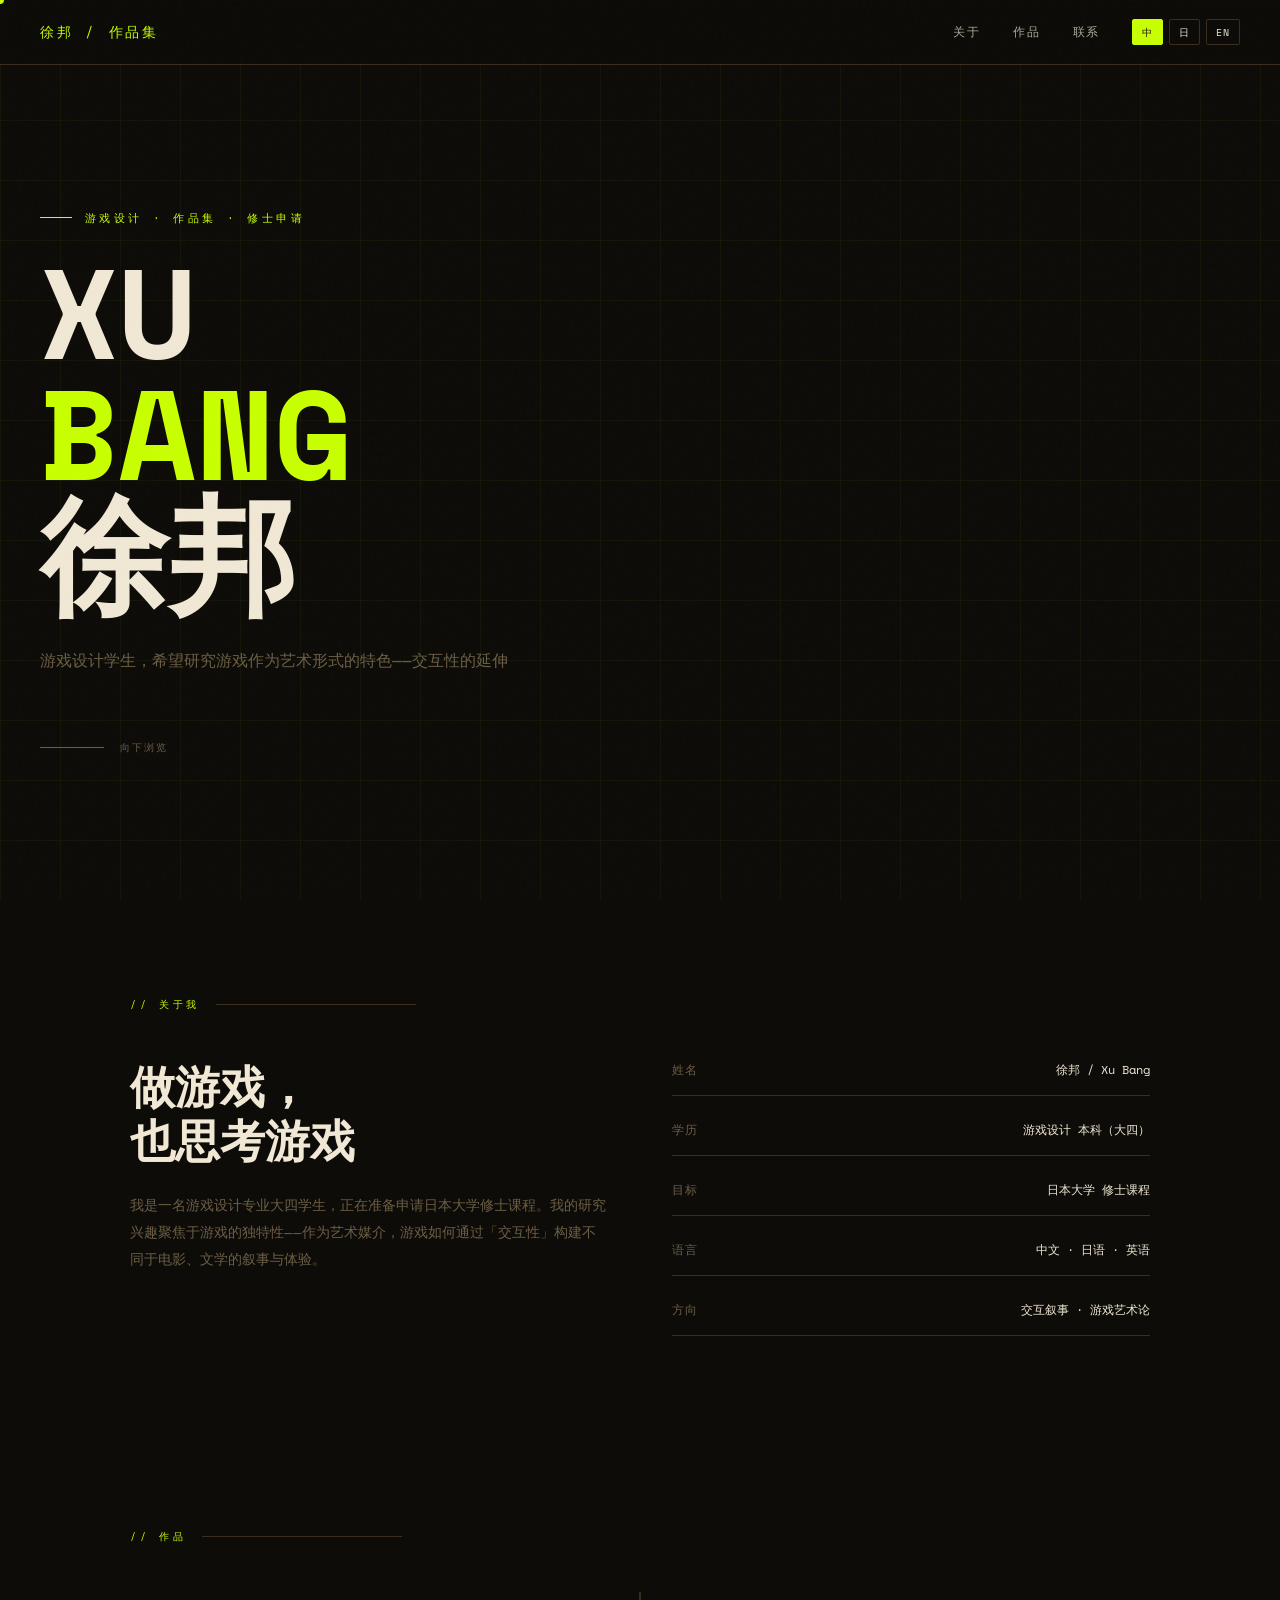
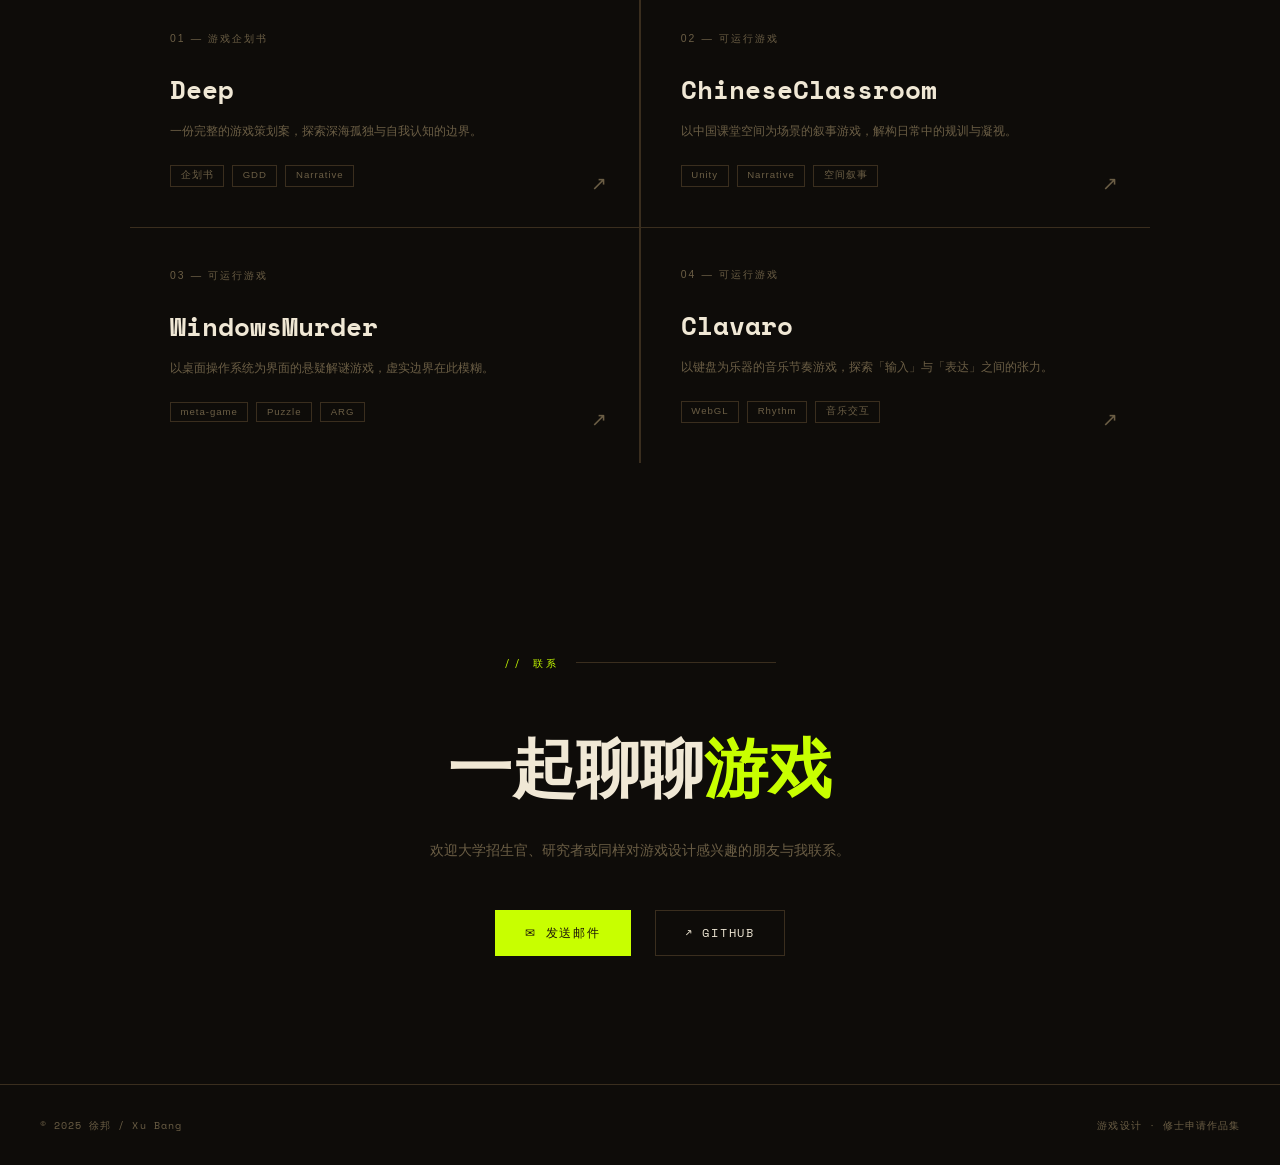
<file: portfolio.html>
<!DOCTYPE html>
<html lang="zh">
<head>
<meta charset="UTF-8">
<meta name="viewport" content="width=device-width, initial-scale=1.0">
<title>徐邦 | Game Design Portfolio</title>
<style>
  @import url('https://fonts.googleapis.com/css2?family=Space+Mono:ital,wght@0,400;0,700;1,400&family=Noto+Serif+SC:wght@400;700&family=Noto+Serif+JP:wght@400;700&display=swap');

  :root {
    --bg: #0e0c09;
    --paper: #f0e8d5;
    --paper2: #e2d5bc;
    --ink: #1a1208;
    --accent: #c8ff00;
    --accent2: #ff3c00;
    --muted: #6b5e45;
    --border: #3a2e1e;
  }

  * { margin: 0; padding: 0; box-sizing: border-box; }

  html { scroll-behavior: smooth; }

  body {
    background: var(--bg);
    color: var(--paper);
    font-family: 'Space Mono', monospace;
    overflow-x: hidden;
  }

  /* ── NOISE OVERLAY ── */
  body::before {
    content: '';
    position: fixed; inset: 0;
    background-image: url("data:image/svg+xml,%3Csvg viewBox='0 0 256 256' xmlns='http://www.w3.org/2000/svg'%3E%3Cfilter id='n'%3E%3CfeTurbulence type='fractalNoise' baseFrequency='0.9' numOctaves='4' stitchTiles='stitch'/%3E%3C/filter%3E%3Crect width='100%25' height='100%25' filter='url(%23n)' opacity='0.04'/%3E%3C/svg%3E");
    pointer-events: none; z-index: 9999; opacity: .35;
  }

  /* ── NAV ── */
  nav {
    position: fixed; top: 0; left: 0; right: 0;
    display: flex; align-items: center; justify-content: space-between;
    padding: 1.2rem 2.5rem;
    background: rgba(14,12,9,.85);
    backdrop-filter: blur(8px);
    border-bottom: 1px solid var(--border);
    z-index: 100;
  }
  .nav-logo {
    font-size: .85rem; letter-spacing: .2em;
    color: var(--accent); text-transform: uppercase;
  }
  .nav-links { display: flex; gap: 2rem; align-items: center; }
  .nav-links a {
    color: var(--paper); text-decoration: none;
    font-size: .75rem; letter-spacing: .15em; text-transform: uppercase;
    opacity: .7; transition: opacity .2s, color .2s;
  }
  .nav-links a:hover { opacity: 1; color: var(--accent); }

  /* ── LANG SWITCHER ── */
  .lang-switcher { display: flex; gap: .4rem; }
  .lang-btn {
    background: none; border: 1px solid var(--border);
    color: var(--paper); font-family: 'Space Mono', monospace;
    font-size: .65rem; padding: .25rem .55rem;
    cursor: pointer; letter-spacing: .1em;
    transition: all .2s; border-radius: 2px;
  }
  .lang-btn.active { background: var(--accent); color: var(--ink); border-color: var(--accent); }
  .lang-btn:hover:not(.active) { border-color: var(--accent); color: var(--accent); }

  /* ── HERO ── */
  #hero {
    min-height: 100vh;
    display: flex; flex-direction: column;
    justify-content: center; align-items: flex-start;
    padding: 8rem 2.5rem 4rem;
    position: relative; overflow: hidden;
  }
  .hero-grid {
    position: absolute; inset: 0;
    background-image:
      linear-gradient(rgba(200,255,0,.04) 1px, transparent 1px),
      linear-gradient(90deg, rgba(200,255,0,.04) 1px, transparent 1px);
    background-size: 60px 60px;
    animation: gridDrift 20s linear infinite;
  }
  @keyframes gridDrift { from { transform: translateY(0); } to { transform: translateY(60px); } }

  .hero-tag {
    font-size: .7rem; letter-spacing: .3em; text-transform: uppercase;
    color: var(--accent); margin-bottom: 1.5rem;
    display: flex; align-items: center; gap: .8rem;
  }
  .hero-tag::before {
    content: ''; display: inline-block;
    width: 2rem; height: 1px; background: var(--accent);
  }

  .hero-name {
    font-size: clamp(3.5rem, 10vw, 8rem);
    line-height: .95; font-weight: 700;
    font-family: 'Space Mono', monospace;
    color: var(--paper);
    position: relative; z-index: 1;
  }
  .hero-name span { color: var(--accent); }

  .hero-sub {
    margin-top: 2rem;
    font-size: clamp(.8rem, 1.5vw, 1rem);
    color: var(--muted); max-width: 480px;
    line-height: 1.8; position: relative; z-index: 1;
  }

  .hero-scroll {
    margin-top: 4rem;
    display: flex; align-items: center; gap: 1rem;
    font-size: .65rem; letter-spacing: .2em;
    color: var(--muted); text-transform: uppercase;
    position: relative; z-index: 1;
  }
  .scroll-line {
    width: 0; height: 1px; background: var(--muted);
    animation: expandLine 1.5s ease-out 1s forwards;
  }
  @keyframes expandLine { to { width: 4rem; } }

  /* ── SECTION BASE ── */
  section { padding: 6rem 2.5rem; max-width: 1100px; margin: 0 auto; }

  .section-label {
    font-size: .65rem; letter-spacing: .35em; text-transform: uppercase;
    color: var(--accent); margin-bottom: 3rem;
    display: flex; align-items: center; gap: 1rem;
  }
  .section-label::after {
    content: ''; flex: 1; height: 1px; background: var(--border);
    max-width: 200px;
  }

  /* ── ABOUT ── */
  #about { max-width: 1100px; margin: 0 auto; }
  .about-grid {
    display: grid; grid-template-columns: 1fr 1fr; gap: 4rem;
    align-items: start;
  }
  .about-text h2 {
    font-size: clamp(1.8rem, 4vw, 2.8rem);
    line-height: 1.2; margin-bottom: 1.5rem;
    font-family: 'Space Mono', monospace;
  }
  .about-text p { color: var(--muted); line-height: 2; font-size: .85rem; }

  .about-info { display: flex; flex-direction: column; gap: 1.5rem; }
  .info-row {
    display: flex; justify-content: space-between; align-items: baseline;
    border-bottom: 1px solid var(--border); padding-bottom: 1rem;
    font-size: .78rem;
  }
  .info-row .label { color: var(--muted); letter-spacing: .1em; }
  .info-row .val { color: var(--paper); text-align: right; }

  /* ── WORKS ── */
  #works { max-width: 1100px; margin: 0 auto; }
  .works-grid { display: grid; grid-template-columns: 1fr 1fr; gap: 1.5px; background: var(--border); }
  .work-card {
    background: var(--bg); padding: 2.5rem;
    cursor: pointer; position: relative; overflow: hidden;
    transition: background .3s;
    border: none; text-align: left; width: 100%;
  }
  .work-card::before {
    content: ''; position: absolute; inset: 0;
    background: var(--accent); transform: scaleX(0); transform-origin: left;
    transition: transform .4s cubic-bezier(.77,0,.18,1);
    z-index: 0;
  }
  .work-card:hover::before { transform: scaleX(1); }
  .work-card:hover .work-num,
  .work-card:hover .work-title,
  .work-card:hover .work-desc,
  .work-card:hover .work-tag { color: var(--ink) !important; }
  .work-card:hover .work-arrow { color: var(--ink); }

  .work-num {
    font-size: .65rem; color: var(--muted);
    letter-spacing: .2em; margin-bottom: 1.5rem;
    position: relative; z-index: 1; transition: color .3s;
  }
  .work-title {
    font-size: 1.6rem; font-weight: 700;
    color: var(--paper); margin-bottom: .8rem;
    font-family: 'Space Mono', monospace;
    position: relative; z-index: 1; transition: color .3s;
  }
  .work-desc {
    font-size: .75rem; color: var(--muted);
    line-height: 1.7; margin-bottom: 1.5rem;
    position: relative; z-index: 1; transition: color .3s;
  }
  .work-tags { display: flex; gap: .5rem; flex-wrap: wrap; position: relative; z-index: 1; }
  .work-tag {
    font-size: .6rem; padding: .2rem .6rem;
    border: 1px solid var(--border); color: var(--muted);
    letter-spacing: .1em; transition: color .3s, border-color .3s;
  }
  .work-card:hover .work-tag { border-color: var(--ink); }

  .work-arrow {
    position: absolute; bottom: 2rem; right: 2rem;
    font-size: 1.2rem; color: var(--muted);
    transition: color .3s, transform .3s; z-index: 1;
  }
  .work-card:hover .work-arrow { transform: translate(4px,-4px); }

  /* ── MODAL / ARTICLE ── */
  .modal-overlay {
    position: fixed; inset: 0;
    background: rgba(14,12,9,.95);
    z-index: 200; overflow-y: auto;
    opacity: 0; pointer-events: none;
    transition: opacity .35s;
  }
  .modal-overlay.open { opacity: 1; pointer-events: all; }

  .modal-inner {
    max-width: 760px; margin: 0 auto;
    padding: 6rem 2rem 8rem;
  }
  .modal-back {
    display: inline-flex; align-items: center; gap: .6rem;
    font-size: .7rem; letter-spacing: .2em; text-transform: uppercase;
    color: var(--muted); cursor: pointer; background: none; border: none;
    margin-bottom: 3rem; transition: color .2s;
  }
  .modal-back:hover { color: var(--accent); }

  .modal-tag {
    font-size: .65rem; letter-spacing: .3em;
    color: var(--accent); text-transform: uppercase; margin-bottom: 1rem;
  }
  .modal-title {
    font-size: clamp(2rem, 6vw, 3.5rem); font-weight: 700;
    font-family: 'Space Mono', monospace;
    line-height: 1.1; margin-bottom: 2rem;
  }
  .modal-meta {
    display: flex; gap: 2rem;
    font-size: .7rem; color: var(--muted);
    padding: 1.5rem 0;
    border-top: 1px solid var(--border);
    border-bottom: 1px solid var(--border);
    margin-bottom: 3rem;
  }
  .modal-body { font-size: .9rem; line-height: 2; color: var(--paper2); }
  .modal-body p { margin-bottom: 1.5rem; }
  .modal-body h3 {
    font-size: 1.1rem; color: var(--accent);
    margin: 2.5rem 0 1rem;
    font-family: 'Space Mono', monospace;
  }
  .modal-img-placeholder {
    width: 100%; aspect-ratio: 16/9;
    background: var(--border);
    display: flex; align-items: center; justify-content: center;
    color: var(--muted); font-size: .75rem; letter-spacing: .1em;
    margin: 2rem 0;
    border: 1px solid var(--border);
  }

  /* ── CONTACT ── */
  #contact { max-width: 1100px; margin: 0 auto; text-align: center; padding-bottom: 8rem; }
  .contact-heading {
    font-size: clamp(2rem, 6vw, 4rem);
    font-family: 'Space Mono', monospace; margin-bottom: 1.5rem;
  }
  .contact-heading span { color: var(--accent); }
  .contact-sub { color: var(--muted); font-size: .85rem; margin-bottom: 3rem; line-height: 1.8; }
  .contact-links { display: flex; gap: 1.5rem; justify-content: center; flex-wrap: wrap; }
  .contact-link {
    display: inline-flex; align-items: center; gap: .6rem;
    padding: .8rem 1.8rem;
    border: 1px solid var(--border);
    color: var(--paper); text-decoration: none;
    font-size: .75rem; letter-spacing: .15em; text-transform: uppercase;
    transition: all .3s;
  }
  .contact-link:hover { border-color: var(--accent); color: var(--accent); }
  .contact-link.primary { background: var(--accent); color: var(--ink); border-color: var(--accent); }
  .contact-link.primary:hover { background: transparent; color: var(--accent); }

  /* ── FOOTER ── */
  footer {
    border-top: 1px solid var(--border);
    padding: 2rem 2.5rem;
    display: flex; justify-content: space-between; align-items: center;
    font-size: .65rem; color: var(--muted); letter-spacing: .1em;
  }

  /* ── CURSOR DOT ── */
  .cursor {
    position: fixed; width: 8px; height: 8px;
    background: var(--accent); border-radius: 50%;
    pointer-events: none; z-index: 9998;
    transform: translate(-50%,-50%);
    transition: transform .1s, width .2s, height .2s;
  }

  /* ── TYPEWRITER ── */
  .typewriter { border-right: 2px solid var(--accent); animation: blink .75s step-end infinite; }
  @keyframes blink { 50% { border-color: transparent; } }

  @media (max-width: 700px) {
    .about-grid { grid-template-columns: 1fr; }
    .works-grid { grid-template-columns: 1fr; }
    nav { padding: 1rem 1.2rem; }
    .nav-links a { display: none; }
    section { padding: 4rem 1.2rem; }
  }
</style>
</head>
<body>

<div class="cursor" id="cursor"></div>

<!-- NAV -->
<nav>
  <div class="nav-logo" data-zh="徐邦 / 作品集" data-ja="徐邦 / ポートフォリオ" data-en="XU BANG / PORTFOLIO">徐邦 / 作品集</div>
  <div class="nav-links">
    <a href="#about" data-zh="关于" data-ja="について" data-en="ABOUT">关于</a>
    <a href="#works" data-zh="作品" data-ja="作品" data-en="WORKS">作品</a>
    <a href="#contact" data-zh="联系" data-ja="連絡" data-en="CONTACT">联系</a>
    <div class="lang-switcher">
      <button class="lang-btn active" onclick="setLang('zh')">中</button>
      <button class="lang-btn" onclick="setLang('ja')">日</button>
      <button class="lang-btn" onclick="setLang('en')">EN</button>
    </div>
  </div>
</nav>

<!-- HERO -->
<div id="hero">
  <div class="hero-grid"></div>
  <div class="hero-tag" data-zh="游戏设计 · 作品集 · 修士申请" data-ja="ゲームデザイン · ポートフォリオ · 修士課程" data-en="GAME DESIGN · PORTFOLIO · GRAD SCHOOL">游戏设计 · 作品集 · 修士申请</div>
  <h1 class="hero-name">XU<br><span>BANG</span><br>徐邦</h1>
  <p class="hero-sub" id="heroSub" data-zh="游戏设计学生，希望研究游戏作为艺术形式的特色——交互性的延伸" data-ja="ゲームデザインを学ぶ学生として、芸術形式としてのゲームの特徴——インタラクティビティの拡張——を研究したいと考えています" data-en="A game design student seeking to research the defining characteristic of games as an art form — the extension of interactivity">游戏设计学生，希望研究游戏作为艺术形式的特色——交互性的延伸</p>
  <div class="hero-scroll"><div class="scroll-line"></div><span data-zh="向下浏览" data-ja="スクロール" data-en="SCROLL">向下浏览</span></div>
</div>

<!-- ABOUT -->
<section id="about">
  <div class="section-label" data-zh="// 关于我" data-ja="// 自己紹介" data-en="// ABOUT ME">// 关于我</div>
  <div class="about-grid">
    <div class="about-text">
      <h2 data-zh="做游戏，<br>也思考游戏" data-ja="ゲームをつくり、<br>ゲームを考える" data-en="Making games,<br>thinking games">做游戏，<br>也思考游戏</h2>
      <p data-zh="我是一名游戏设计专业大四学生，正在准备申请日本大学修士课程。我的研究兴趣聚焦于游戏的独特性——作为艺术媒介，游戏如何通过「交互性」构建不同于电影、文学的叙事与体验。我的四件作品涵盖游戏策划案与可运行原型，体现了我对这一命题的持续探索。" data-ja="私はゲームデザイン専攻の4年生で、日本の大学院修士課程への進学を目指しています。研究の関心は、ゲームが芸術媒体としての独自性——映画や文学とは異なる形で「インタラクティビティ」を通じてどのように物語や体験を構築するか——に集中しています。" data-en="I'm a final-year game design student applying to graduate programs in Japan. My research interest centers on what makes games distinct as an artistic medium — how interactivity builds narrative and experience in ways that film and literature cannot.">我是一名游戏设计专业大四学生，正在准备申请日本大学修士课程。我的研究兴趣聚焦于游戏的独特性——作为艺术媒介，游戏如何通过「交互性」构建不同于电影、文学的叙事与体验。</p>
    </div>
    <div class="about-info">
      <div class="info-row">
        <span class="label" data-zh="姓名" data-ja="氏名" data-en="NAME">姓名</span>
        <span class="val">徐邦 / Xu Bang</span>
      </div>
      <div class="info-row">
        <span class="label" data-zh="学历" data-ja="学歴" data-en="EDUCATION">学历</span>
        <span class="val" data-zh="游戏设计 本科（大四）" data-ja="ゲームデザイン 学部4年" data-en="Game Design, B.A. (Senior)">游戏设计 本科（大四）</span>
      </div>
      <div class="info-row">
        <span class="label" data-zh="目标" data-ja="目標" data-en="GOAL">目标</span>
        <span class="val" data-zh="日本大学 修士课程" data-ja="日本の大学院 修士課程" data-en="Master's Program, Japan">日本大学 修士课程</span>
      </div>
      <div class="info-row">
        <span class="label" data-zh="语言" data-ja="言語" data-en="LANGUAGES">语言</span>
        <span class="val" data-zh="中文 · 日语 · 英语" data-ja="中国語 · 日本語 · 英語" data-en="Chinese · Japanese · English">中文 · 日语 · 英语</span>
      </div>
      <div class="info-row">
        <span class="label" data-zh="方向" data-ja="研究分野" data-en="RESEARCH">方向</span>
        <span class="val" data-zh="交互叙事 · 游戏艺术论" data-ja="インタラクティブ物語 · ゲーム芸術論" data-en="Interactive Narrative · Game Art Theory">交互叙事 · 游戏艺术论</span>
      </div>
    </div>
  </div>
</section>

<!-- WORKS -->
<section id="works" style="max-width:1100px;margin:0 auto;">
  <div class="section-label" data-zh="// 作品" data-ja="// 作品集" data-en="// WORKS">// 作品</div>
  <div class="works-grid" id="worksGrid"></div>
</section>

<!-- CONTACT -->
<section id="contact">
  <div class="section-label" style="justify-content:center;text-align:left;max-width:400px;margin:0 auto 3rem;" data-zh="// 联系" data-ja="// 連絡先" data-en="// CONTACT">// 联系</div>
  <h2 class="contact-heading" data-zh="一起聊聊<span>游戏</span>" data-ja="ゲームについて<span>話しましょう</span>" data-en="Let's talk about <span>games</span>">一起聊聊<span>游戏</span></h2>
  <p class="contact-sub" data-zh="欢迎大学招生官、研究者或同样对游戏设计感兴趣的朋友与我联系。" data-ja="大学の担当者、研究者、またはゲームデザインに関心のある方のご連絡をお待ちしています。" data-en="Welcome to reach out — admissions, researchers, or anyone who shares a passion for game design.">欢迎大学招生官、研究者或同样对游戏设计感兴趣的朋友与我联系。</p>
  <div class="contact-links">
    <a class="contact-link primary" href="mailto:your@email.com" data-zh="✉ 发送邮件" data-ja="✉ メールを送る" data-en="✉ SEND EMAIL">✉ 发送邮件</a>
    <a class="contact-link" href="#" data-zh="↗ GitHub" data-ja="↗ GitHub" data-en="↗ GitHub">↗ GitHub</a>
  </div>
</section>

<footer>
  <span>© 2025 徐邦 / Xu Bang</span>
  <span data-zh="游戏设计 · 修士申请作品集" data-ja="ゲームデザイン · 修士課程申請" data-en="Game Design · Graduate Portfolio">游戏设计 · 修士申请作品集</span>
</footer>

<!-- MODAL -->
<div class="modal-overlay" id="modal">
  <div class="modal-inner">
    <button class="modal-back" onclick="closeModal()">← <span data-zh="返回作品列表" data-ja="作品一覧に戻る" data-en="BACK TO WORKS">返回作品列表</span></button>
    <div class="modal-tag" id="modalTag"></div>
    <h1 class="modal-title" id="modalTitle"></h1>
    <div class="modal-meta" id="modalMeta"></div>
    <div class="modal-body" id="modalBody"></div>
  </div>
</div>

<script>
// ── DATA ──
const works = [
  {
    id: 'deep',
    num: '01',
    type: { zh: '游戏企划书', ja: 'ゲーム企画書', en: 'Game Design Document' },
    title: 'Deep',
    desc: {
      zh: '一份完整的游戏策划案，探索深海孤独与自我认知的边界。',
      ja: '深海の孤独と自己認識の境界を探求する、完全なゲーム企画書。',
      en: 'A complete game design document exploring solitude in the deep sea and the boundaries of self-perception.'
    },
    tags: ['企划书', 'GDD', 'Narrative'],
    meta: {
      zh: [['类型','企划案'],['主题','孤独 · 深海 · 自我'],['语言','中文']],
      ja: [['種類','企画書'],['テーマ','孤独 · 深海 · 自己'],['言語','中国語']],
      en: [['Type','GDD'],['Theme','Solitude · Deep Sea · Self'],['Language','Chinese']]
    },
    body: {
      zh: `<h3>概述</h3><p>《Deep》是一份完整的游戏策划案，设定于一片无尽的深海空间。玩家扮演一名潜水员，在没有任何指引的情况下独自下潜，通过与环境的交互逐渐拼凑出自己存在的意义。</p><div class="modal-img-placeholder">[ 概念图 / Concept Art ]</div><h3>核心设计理念</h3><p>本企划书的核心命题是：游戏可以用「行动本身」代替「文字叙事」。玩家的每一次按键都是对"我在哪里""我为何在此"的追问。交互性在此不是工具，而是语言。</p><h3>机制设计</h3><p>游戏无 HUD、无对话、无背景音乐。唯一的信息来源是玩家的操作与环境的回应。企划书详细描述了光线衰减系统、生物密度随深度变化的数学模型，以及基于玩家行为生成的结局树。</p><div class="modal-img-placeholder">[ 系统流程图 / System Flowchart ]</div>`,
      ja: `<h3>概要</h3><p>《Deep》は、果てしない深海空間を舞台にした完全なゲーム企画書です。プレイヤーは潜水士として、いかなる案内もなく独りで潜り続け、環境とのインタラクションを通じて自らの存在意義を少しずつ紡ぎ出します。</p><div class="modal-img-placeholder">[ コンセプトアート ]</div><h3>核心デザイン理念</h3><p>この企画書の中心的な命題は、ゲームが「行為そのもの」で「文字による語り」を代替できるということです。プレイヤーのすべての操作が「自分はどこにいるのか」「なぜここにいるのか」という問いかけになります。</p>`,
      en: `<h3>Overview</h3><p>Deep is a complete game design document set in an endless deep-sea space. The player takes the role of a diver descending alone without any guidance, piecing together the meaning of their existence through interaction with the environment.</p><div class="modal-img-placeholder">[ Concept Art ]</div><h3>Core Design Philosophy</h3><p>The central thesis of this GDD is that games can replace textual narration with action itself. Every keypress is a question — "where am I?" "why am I here?" Interactivity is not a tool here; it is language.</p><div class="modal-img-placeholder">[ System Flowchart ]</div>`
    }
  },
  {
    id: 'chineseclassroom',
    num: '02',
    type: { zh: '可运行游戏', ja: 'プレイアブルゲーム', en: 'Playable Game' },
    title: 'ChineseClassroom',
    desc: {
      zh: '以中国课堂空间为场景的叙事游戏，解构日常中的规训与凝视。',
      ja: '中国の教室空間を舞台にしたナラティブゲーム。日常に潜む規律と視線を解体する。',
      en: 'A narrative game set in a Chinese classroom, deconstructing the discipline and gaze embedded in everyday spaces.'
    },
    tags: ['Unity', 'Narrative', '空间叙事'],
    meta: {
      zh: [['类型','叙事游戏'],['引擎','Unity'],['主题','规训 · 空间 · 记忆']],
      ja: [['種類','ナラティブゲーム'],['エンジン','Unity'],['テーマ','規律 · 空間 · 記憶']],
      en: [['Type','Narrative Game'],['Engine','Unity'],['Theme','Discipline · Space · Memory']]
    },
    body: {
      zh: `<h3>游戏简介</h3><p>《ChineseClassroom》是一款第一人称叙事游戏，场景是一间永远处于考试状态的中国教室。时间在这里是凝固的，玩家可以自由探索空间，但每一个物件都携带着「被观看」的压力。</p><div class="modal-img-placeholder">[ 游戏截图 / Screenshot ]</div><h3>设计意图</h3><p>本作探讨「教室」作为一种权力装置如何通过空间布局对个体实施规训。受福柯的全景敞视主义启发，游戏将监视结构可视化——玩家始终感到自己被注视，即使屏幕上没有任何角色。</p><div class="modal-img-placeholder">[ 场景设计图 / Level Design ]</div><h3>技术实现</h3><p>使用Unity开发，核心系统包括：动态「注视感知」机制（根据玩家在特定区域停留时间触发心跳音效与视觉扭曲）、基于位置的碎片化叙事系统。</p>`,
      en: `<h3>Overview</h3><p>ChineseClassroom is a first-person narrative game set in a Chinese classroom forever frozen in exam time. Time is suspended; the player freely explores the space, but every object carries the weight of being watched.</p><div class="modal-img-placeholder">[ Screenshot ]</div><h3>Design Intent</h3><p>This project examines how the "classroom" as a power apparatus enforces discipline through spatial layout. Inspired by Foucault's panopticism, the game makes surveillance structures visible — the player always feels observed, even when no characters appear on screen.</p><div class="modal-img-placeholder">[ Level Design ]</div>`,
      ja: `<h3>ゲーム概要</h3><p>《ChineseClassroom》は、試験の最中に時間が止まった中国の教室を舞台にした一人称ナラティブゲームです。プレイヤーは空間を自由に探索できますが、すべての物体が「見られている」という圧力を帯びています。</p><div class="modal-img-placeholder">[ スクリーンショット ]</div><h3>デザインの意図</h3><p>本作は、「教室」という権力装置が空間配置を通じて個人にいかに規律を課すかを探求します。フーコーのパノプティシズムに着想を得て、監視構造を可視化しました。</p>`
    }
  },
  {
    id: 'windowsmurder',
    num: '03',
    type: { zh: '可运行游戏', ja: 'プレイアブルゲーム', en: 'Playable Game' },
    title: 'WindowsMurder',
    desc: {
      zh: '以桌面操作系统为界面的悬疑解谜游戏，虚实边界在此模糊。',
      ja: 'デスクトップOSをインターフェースとしたミステリーパズルゲーム。現実とフィクションの境界が曖昧になる。',
      en: 'A mystery puzzle game using a desktop OS as its interface, blurring the boundary between fiction and reality.'
    },
    tags: ['meta-game', 'Puzzle', 'ARG'],
    meta: {
      zh: [['类型','解谜 / 元游戏'],['界面','桌面仿真'],['主题','媒介 · 真实 · 凶案']],
      ja: [['種類','パズル / メタゲーム'],['インターフェース','デスクトップ模倣'],['テーマ','メディア · 現実 · 殺人']],
      en: [['Type','Puzzle / Meta-game'],['Interface','Desktop Simulation'],['Theme','Medium · Reality · Murder']]
    },
    body: {
      zh: `<h3>游戏简介</h3><p>《WindowsMurder》将游戏界面伪装成一台陌生人遗留的电脑桌面。玩家通过浏览文件、邮件、聊天记录来拼凑一起凶杀案的真相——而真相的获取方式，与我们日常使用电脑的方式完全相同。</p><div class="modal-img-placeholder">[ 桌面截图 / Desktop Screenshot ]</div><h3>核心概念</h3><p>本作的元叙事层面在于：游戏的「界面」本身即是叙事的一部分。当玩家打开一个「.txt」文件，他们同时在扮演侦探，也在执行一个再普通不过的桌面操作。这种双重性是交互性独有的叙事张力。</p><div class="modal-img-placeholder">[ 文件系统设计 / File System Design ]</div>`,
      en: `<h3>Overview</h3><p>WindowsMurder disguises the game interface as a stranger's abandoned computer desktop. By browsing files, emails, and chat logs, the player reconstructs the truth behind a murder — through actions identical to everyday computer use.</p><div class="modal-img-placeholder">[ Desktop Screenshot ]</div><h3>Core Concept</h3><p>The meta-narrative layer: the game's "interface" is itself part of the story. When the player opens a .txt file, they are simultaneously playing detective and performing a mundane desktop action. This duality is a narrative tension unique to interactivity.</p><div class="modal-img-placeholder">[ File System Design ]</div>`,
      ja: `<h3>ゲーム概要</h3><p>《WindowsMurder》は、ゲームのインターフェースを見知らぬ他人が残したパソコンのデスクトップに偽装しています。ファイル、メール、チャット履歴を閲覧することで、殺人事件の真相を解き明かします。</p><div class="modal-img-placeholder">[ デスクトップスクリーンショット ]</div><h3>核心コンセプト</h3><p>このゲームのメタナラティブ的側面は、ゲームの「インターフェース」自体が物語の一部であるという点にあります。プレイヤーが「.txt」ファイルを開く行為は、探偵行為であると同時に、日常的なデスクトップ操作でもあります。</p>`
    }
  },
  {
    id: 'clavaro',
    num: '04',
    type: { zh: '可运行游戏', ja: 'プレイアブルゲーム', en: 'Playable Game' },
    title: 'Clavaro',
    desc: {
      zh: '以键盘为乐器的音乐节奏游戏，探索「输入」与「表达」之间的张力。',
      ja: 'キーボードを楽器として使うリズムゲーム。「入力」と「表現」の間の緊張を探求する。',
      en: 'A rhythm game using the keyboard as instrument, exploring the tension between input and expression.'
    },
    tags: ['WebGL', 'Rhythm', '音乐交互'],
    meta: {
      zh: [['类型','节奏游戏'],['平台','Web / WebGL'],['主题','音乐 · 键盘 · 身体性']],
      ja: [['種類','リズムゲーム'],['プラットフォーム','Web / WebGL'],['テーマ','音楽 · キーボード · 身体性']],
      en: [['Type','Rhythm Game'],['Platform','Web / WebGL'],['Theme','Music · Keyboard · Embodiment']]
    },
    body: {
      zh: `<h3>游戏简介</h3><p>《Clavaro》是一款基于浏览器运行的节奏游戏，玩家用电脑键盘演奏「乐章」。不同于传统音游，本作没有判定窗口与评分——只有音符与手指之间的纯粹关系。</p><div class="modal-img-placeholder">[ 游戏截图 / Screenshot ]</div><h3>设计探索</h3><p>键盘作为人类与计算机交流最基础的媒介，在游戏中被重新定义为乐器。玩家在「打字」的同时「演奏」——这种双重身份的叠合，正是游戏作为媒介所能创造的独特体验：它让习以为常的「输入」行为，产生了「表达」的意义。</p><div class="modal-img-placeholder">[ 界面设计 / UI Design ]</div><h3>技术</h3><p>使用 WebGL + Web Audio API 开发，实现了键位与音高的动态映射系统，以及基于和声规则的实时反馈音效生成器。</p>`,
      en: `<h3>Overview</h3><p>Clavaro is a browser-based rhythm game where the player performs a "movement" on a computer keyboard. Unlike traditional rhythm games, there are no timing windows or scores — only the pure relationship between notes and fingers.</p><div class="modal-img-placeholder">[ Screenshot ]</div><h3>Design Exploration</h3><p>The keyboard — the most fundamental medium between human and computer — is redefined here as a musical instrument. The player simultaneously "types" and "plays." This overlap of dual identities is exactly the kind of experience unique to games as a medium: transforming the familiar act of "input" into an act of "expression."</p><div class="modal-img-placeholder">[ UI Design ]</div>`,
      ja: `<h3>ゲーム概要</h3><p>《Clavaro》はブラウザで動作するリズムゲームで、プレイヤーはパソコンのキーボードで「楽章」を演奏します。従来のリズムゲームとは異なり、判定ウィンドウも得点もなく——ただ音符と指の間の純粋な関係だけがあります。</p><div class="modal-img-placeholder">[ スクリーンショット ]</div><h3>デザインの探求</h3><p>キーボードは人間とコンピュータの間の最も基本的な媒体として、ここでは楽器として再定義されます。プレイヤーは「タイプ」しながら「演奏」する——この二重性の重なりこそ、ゲームというメディアが生み出せる独自の体験です。</p>`
    }
  }
];

let currentLang = 'zh';

// ── LANG ──
function setLang(lang) {
  currentLang = lang;
  document.querySelectorAll('.lang-btn').forEach(b => b.classList.remove('active'));
  document.querySelector(`.lang-btn[onclick="setLang('${lang}')"]`).classList.add('active');
  document.querySelectorAll('[data-zh]').forEach(el => {
    const txt = el.getAttribute(`data-${lang}`);
    if (txt) el.innerHTML = txt;
  });
  renderWorks();
}

// ── WORKS ──
function renderWorks() {
  const grid = document.getElementById('worksGrid');
  grid.innerHTML = works.map(w => `
    <button class="work-card" onclick="openModal('${w.id}')">
      <div class="work-num">${w.num} — ${w.type[currentLang]}</div>
      <div class="work-title">${w.title}</div>
      <div class="work-desc">${w.desc[currentLang]}</div>
      <div class="work-tags">${w.tags.map(t=>`<span class="work-tag">${t}</span>`).join('')}</div>
      <span class="work-arrow">↗</span>
    </button>
  `).join('');
}

// ── MODAL ──
function openModal(id) {
  const w = works.find(x => x.id === id);
  const lang = currentLang;
  document.getElementById('modalTag').textContent = `${w.num} — ${w.type[lang]}`;
  document.getElementById('modalTitle').textContent = w.title;
  const meta = w.meta[lang];
  document.getElementById('modalMeta').innerHTML = meta.map(([k,v])=>`<span><strong>${k}</strong>：${v}</span>`).join('');
  document.getElementById('modalBody').innerHTML = w.body[lang] || w.body['zh'];
  const m = document.getElementById('modal');
  m.classList.add('open');
  m.scrollTop = 0;
  document.body.style.overflow = 'hidden';
}
function closeModal() {
  document.getElementById('modal').classList.remove('open');
  document.body.style.overflow = '';
}
document.getElementById('modal').addEventListener('click', e => {
  if (e.target === document.getElementById('modal')) closeModal();
});

// ── CURSOR ──
const cur = document.getElementById('cursor');
document.addEventListener('mousemove', e => {
  cur.style.left = e.clientX + 'px';
  cur.style.top = e.clientY + 'px';
});
document.querySelectorAll('a,button,.work-card').forEach(el => {
  el.addEventListener('mouseenter', () => { cur.style.width='20px'; cur.style.height='20px'; cur.style.opacity='.4'; });
  el.addEventListener('mouseleave', () => { cur.style.width='8px'; cur.style.height='8px'; cur.style.opacity='1'; });
});

// ── INIT ──
renderWorks();
</script>
</body>
</html>
</file>
